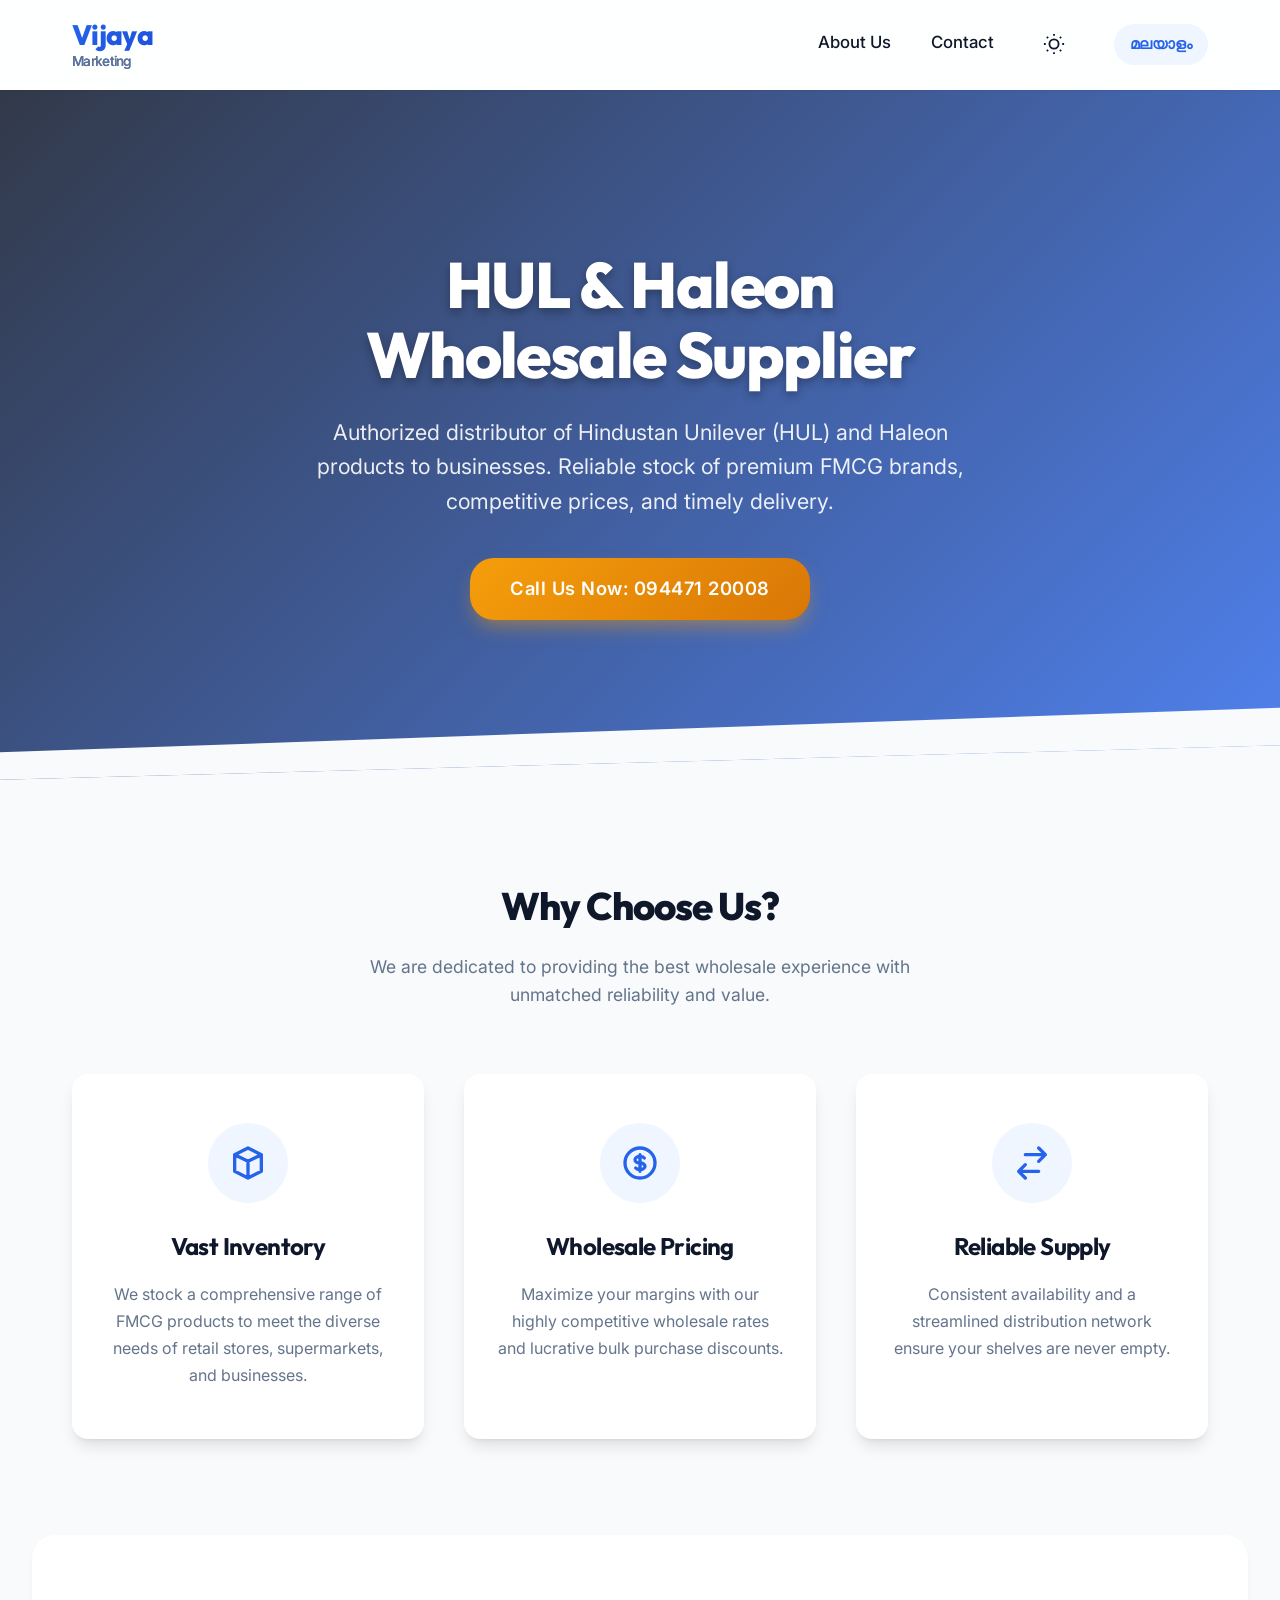
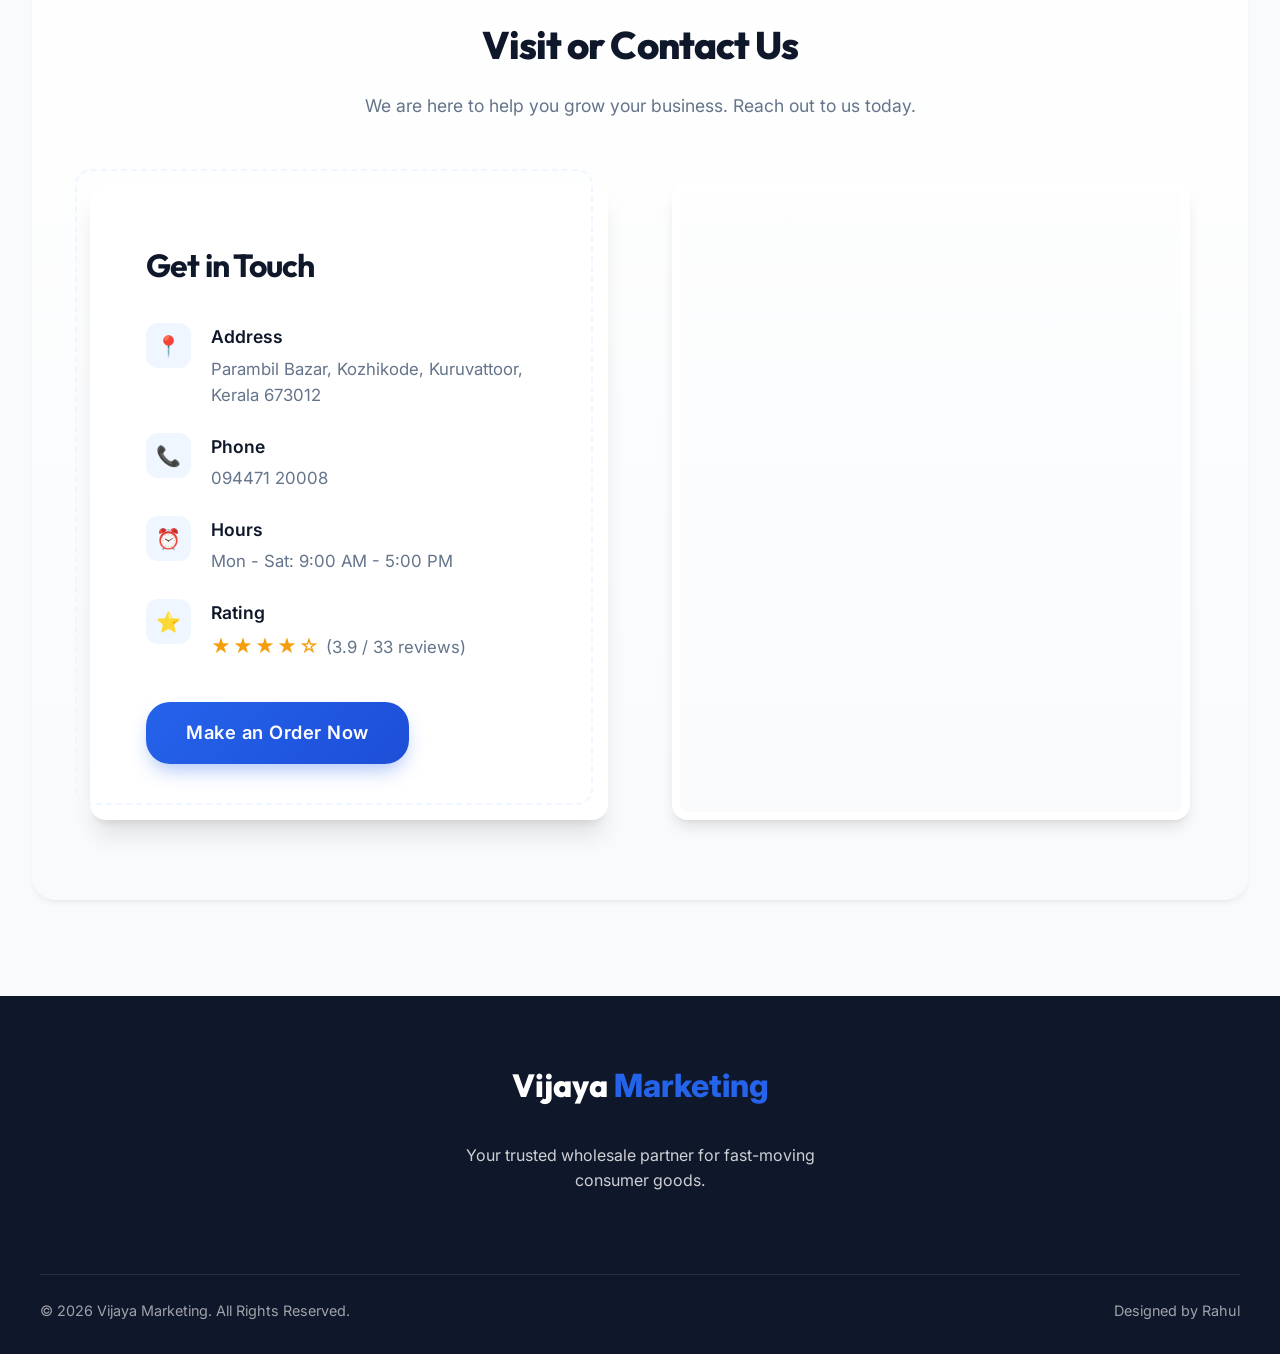
<file: index.html>
<!DOCTYPE html>
<html lang="en">

<head>
    <meta charset="UTF-8">
    <meta name="viewport" content="width=device-width, initial-scale=1.0">
    <title>Vijaya Marketing | FMCG Goods Wholesaler</title>
    <!-- Dynamic Language & UI Scripts -->
    <!-- Scripts are loaded at the end of the body for performance -->

    <!-- Google Fonts -->
    <link rel="preconnect" href="https://fonts.googleapis.com">
    <link rel="preconnect" href="https://fonts.gstatic.com" crossorigin>

    <!-- Link to external premium styles -->
    <link rel="stylesheet" href="styles.css">
</head>

<body>

    <header>
        <div class="nav-container animate-fade-in">
            <a href="#" class="logo">
                Vijaya <span>Marketing</span>
            </a>

            <!-- Mobile Menu Toggle -->
            <button class="mobile-menu-toggle" aria-label="Toggle navigation">
                <span></span>
                <span></span>
                <span></span>
            </button>

            <nav class="nav-links">
                <a href="#about" data-i18n="nav_about">About Us</a>
                <a href="#contact" data-i18n="nav_contact">Contact</a>

                <!-- Theme Toggle Button -->
                <button id="theme-toggle" class="theme-toggle" aria-label="Toggle Dark Mode">
                    <svg class="sun-icon" viewBox="0 0 24 24" fill="none" stroke="currentColor" stroke-width="2">
                        <circle cx="12" cy="12" r="5"></circle>
                        <path
                            d="M12 1v2M12 21v2M4.2 4.2l1.4 1.4M18.4 18.4l1.4 1.4M1 12h2M21 12h2M4.2 19.8l1.4-1.4M18.4 5.6l1.4-1.4">
                        </path>
                    </svg>
                    <svg class="moon-icon" viewBox="0 0 24 24" fill="none" stroke="currentColor" stroke-width="2">
                        <path d="M21 12.79A9 9 0 1 1 11.21 3 7 7 0 0 0 21 12.79z"></path>
                    </svg>
                </button>

                <a href="#" id="lang-toggle" class="lang-switch" data-i18n="lang_switch">മലയാളം</a>
            </nav>
        </div>
    </header>

    <section class="hero">
        <div class="hero-content animate-fade-up">
            <h1 data-i18n="hero_title">HUL & Haleon <br>Wholesale Supplier</h1>
            <p data-i18n="hero_desc">Authorized distributor of Hindustan Unilever (HUL) and Haleon products to
                businesses. Reliable stock of premium FMCG brands, competitive prices, and timely delivery.</p>
            <div style="margin-top: 2rem;">
                <a href="#contact" class="btn" data-i18n="hero_btn">Call Us Now: 094471 20008</a>
            </div>
        </div>
    </section>

    <section id="about" class="section-container">
        <div class="reveal">
            <h2 class="section-title" data-i18n="about_title">Why Choose Us?</h2>
            <p class="section-subtitle" data-i18n="about_subtitle">We are dedicated to providing the best wholesale
                experience with unmatched reliability and value.</p>

            <div class="features">
                <div class="feature-card delay-100">
                    <div class="feature-icon-wrapper">
                        <!-- Icon: Inventory/Boxes -->
                        <svg width="40" height="40" fill="none" stroke="currentColor" viewBox="0 0 24 24">
                            <path stroke-linecap="round" stroke-linejoin="round" stroke-width="2"
                                d="M20 7l-8-4-8 4m16 0l-8 4m8-4v10l-8 4m0-10L4 7m8 4v10M4 7v10l8 4"></path>
                        </svg>
                    </div>
                    <h3 data-i18n="feature1_title">Vast Inventory</h3>
                    <p data-i18n="feature1_desc">We stock a comprehensive range of FMCG products to meet the diverse
                        needs of retail stores, supermarkets, and businesses.</p>
                </div>
                <div class="feature-card delay-200">
                    <div class="feature-icon-wrapper">
                        <!-- Icon: Currency/Price -->
                        <svg width="40" height="40" fill="none" stroke="currentColor" viewBox="0 0 24 24">
                            <path stroke-linecap="round" stroke-linejoin="round" stroke-width="2"
                                d="M12 8c-1.657 0-3 .895-3 2s1.343 2 3 2 3 .895 3 2-1.343 2-3 2m0-8c1.11 0 2.08.402 2.599 1M12 8V7m0 1v8m0 0v1m0-1c-1.11 0-2.08-.402-2.599-1M21 12a9 9 0 11-18 0 9 9 0 0118 0z">
                            </path>
                        </svg>
                    </div>
                    <h3 data-i18n="feature2_title">Wholesale Pricing</h3>
                    <p data-i18n="feature2_desc">Maximize your margins with our highly competitive wholesale rates and
                        lucrative bulk purchase discounts.</p>
                </div>
                <div class="feature-card delay-300">
                    <div class="feature-icon-wrapper">
                        <!-- Icon: Truck/Delivery -->
                        <svg width="40" height="40" fill="none" stroke="currentColor" viewBox="0 0 24 24">
                            <path stroke-linecap="round" stroke-linejoin="round" stroke-width="2"
                                d="M8 7h12m0 0l-4-4m4 4l-4 4m0 6H4m0 0l4 4m-4-4l4-4"></path>
                        </svg>
                    </div>
                    <h3 data-i18n="feature3_title">Reliable Supply</h3>
                    <p data-i18n="feature3_desc">Consistent availability and a streamlined distribution network ensure
                        your shelves are never empty.</p>
                </div>
            </div>
        </div>
    </section>

    <section id="contact" class="contact-section reveal">
        <h2 class="section-title" data-i18n="contact_title">Visit or Contact Us</h2>
        <p class="section-subtitle" data-i18n="contact_subtitle">We are here to help you grow your business. Reach out
            to us today.</p>

        <div class="contact-grid">
            <div class="contact-info-wrapper delay-100">
                <div class="contact-info">
                    <h3 data-i18n="contact_getintouch">Get in Touch</h3>

                    <div class="contact-detail">
                        <div class="contact-icon">📍</div>
                        <div class="contact-text">
                            <strong data-i18n="contact_address_label">Address</strong>
                            <p data-i18n="contact_address">Parambil Bazar, Kozhikode, Kuruvattoor, Kerala 673012</p>
                        </div>
                    </div>

                    <div class="contact-detail">
                        <div class="contact-icon">📞</div>
                        <div class="contact-text">
                            <strong data-i18n="contact_phone_label">Phone</strong>
                            <a href="tel:+919447120008">094471 20008</a>
                        </div>
                    </div>

                    <div class="contact-detail">
                        <div class="contact-icon">⏰</div>
                        <div class="contact-text">
                            <strong data-i18n="contact_hours_label">Hours</strong>
                            <p data-i18n="contact_hours">Mon - Sat: 9:00 AM - 5:00 PM</p>
                        </div>
                    </div>

                    <div class="contact-detail">
                        <div class="contact-icon">⭐</div>
                        <div class="contact-text">
                            <strong data-i18n="contact_rating_label">Rating</strong>
                            <p data-i18n="contact_rating"><span class="rating-stars">★★★★☆</span> (3.9 / 33 reviews)</p>
                        </div>
                    </div>

                    <div style="margin-top: 2.5rem;">
                        <a href="tel:+919447120008" class="btn btn-primary" data-i18n="contact_btn">Make an Order
                            Now</a>
                    </div>
                </div>
            </div>

            <div class="map-embed delay-200" aria-label="Google Map showing our location">
                <iframe title="Vijaya Marketing Location" loading="lazy" referrerpolicy="no-referrer-when-downgrade"
                    src="https://www.google.com/maps?q=Vijaya%20Marketing%2C%20Kozhikode&ll=11.3082222,75.8243611&z=18&output=embed">
                </iframe>
            </div>
        </div>
    </section>

    <footer>
        <div class="footer-content">
            <div class="footer-logo">Vijaya <span>Marketing</span></div>
            <p style="color: rgba(255,255,255,0.8); max-width: 400px; margin: 1rem 0 2rem;" data-i18n="footer_desc">Your
                trusted wholesale partner for fast-moving consumer goods.</p>

            <div class="footer-bottom">
                <p data-i18n="footer_rights">&copy; 2026 Vijaya Marketing. All Rights Reserved.</p>
                <p data-i18n="footer_design">Designed by Rahul</p>
            </div>
        </div>
    </footer>

    <!-- Dynamic JS Files -->
    <script src="lang.js"></script>
    <script src="script.js"></script>
</body>

</html>
</file>
<file: styles.css>
@import url('https://fonts.googleapis.com/css2?family=Inter:wght@400;500;600&family=Outfit:wght@500;700;800&display=swap');

/* --- CSS VARIABLES & RESET --- */
:root {
    /* Premium Color Palette (Light Mode - Default) */
    --primary-color: #2563eb;
    /* Rich Indigo/Blue */
    --primary-hover: #1d4ed8;
    --primary-light: #eff6ff;

    --secondary-color: #f8fafc;
    /* Clean Off-white */
    --text-dark: #0f172a;
    /* Deep Slate for high contrast text */
    --text-light: #64748b;
    /* Soft Slate for secondary text */
    --white: #ffffff;
    --surface-color: #ffffff;
    --accent: #f59e0b;
    /* Warm Amber/Gold */
    --accent-hover: #d97706;

    --glass-bg: rgba(255, 255, 255, 0.85);
    --glass-border: rgba(255, 255, 255, 0.3);

    /* Shadows & Border Radius for Glassmorphism & Soft UI */
    --shadow-sm: 0 1px 2px 0 rgb(0 0 0 / 0.05);
    --shadow-md: 0 4px 6px -1px rgb(0 0 0 / 0.05), 0 2px 4px -2px rgb(0 0 0 / 0.05);
    --shadow-lg: 0 10px 15px -3px rgb(0 0 0 / 0.1), 0 4px 6px -4px rgb(0 0 0 / 0.1);
    --shadow-premium: 0 20px 25px -5px rgb(0 0 0 / 0.1), 0 8px 10px -6px rgb(0 0 0 / 0.1);

    --radius-md: 0.75rem;
    --radius-lg: 1rem;
    --radius-xl: 1.5rem;

    --transition-speed: 0.3s;
}

[data-theme="dark"] {
    /* Premium Color Palette (Dark Mode) */
    --primary-color: #3b82f6;
    /* Lighter Blue for contrast */
    --primary-hover: #60a5fa;
    --primary-light: #1e3a8a;
    /* Deep blue background accent */

    --secondary-color: #0f172a;
    /* Deep Slate Background */
    --text-dark: #f8fafc;
    /* Off-white text */
    --text-light: #94a3b8;
    /* Slate for secondary text */
    --white: #ffffff;
    /* Unaltered text color for headers/buttons */
    --surface-color: #1e293b;
    /* Elevated surface color (e.g. cards) */
    --accent: #f59e0b;
    --accent-hover: #fbbf24;

    --glass-bg: rgba(15, 23, 42, 0.85);
    --glass-border: rgba(255, 255, 255, 0.1);

    /* Dimmer Shadows for Dark Mode */
    --shadow-sm: 0 1px 2px 0 rgb(0 0 0 / 0.3);
    --shadow-md: 0 4px 6px -1px rgb(0 0 0 / 0.4);
    --shadow-lg: 0 10px 15px -3px rgb(0 0 0 / 0.5);
    --shadow-premium: 0 20px 25px -5px rgb(0 0 0 / 0.6);
}

* {
    margin: 0;
    padding: 0;
    box-sizing: border-box;
    font-family: 'Inter', system-ui, -apple-system, sans-serif;
    scroll-behavior: smooth;
}

body {
    color: var(--text-dark);
    line-height: 1.6;
    background-color: var(--secondary-color);
    -webkit-font-smoothing: antialiased;
    overflow-x: hidden;
    transition: background-color var(--transition-speed) ease, color var(--transition-speed) ease;
}

h1,
h2,
h3,
h4,
h5,
h6,
.logo {
    font-family: 'Outfit', sans-serif;
    letter-spacing: -0.025em;
}

/* --- ANIMATIONS & DYNAMIC MOVEMENTS --- */
@keyframes fadeUp {
    from {
        opacity: 0;
        transform: translateY(30px);
    }

    to {
        opacity: 1;
        transform: translateY(0);
    }
}

@keyframes fadeIn {
    from {
        opacity: 0;
    }

    to {
        opacity: 1;
    }
}

@keyframes float {
    0% {
        transform: translateY(0px);
    }

    50% {
        transform: translateY(-10px);
    }

    100% {
        transform: translateY(0px);
    }
}

.animate-fade-up {
    animation: fadeUp 0.8s cubic-bezier(0.16, 1, 0.3, 1) forwards;
    opacity: 0;
    /* Hidden initially, controlled by forwards */
}

.animate-fade-in {
    animation: fadeIn 1s ease-out forwards;
    opacity: 0;
}

.delay-100 {
    animation-delay: 100ms;
}

.delay-200 {
    animation-delay: 200ms;
}

.delay-300 {
    animation-delay: 300ms;
}

.delay-400 {
    animation-delay: 400ms;
}


/* --- NAVIGATION (GLASSMORPHISM) --- */
header {
    background-color: var(--glass-bg);
    /* Semi-transparent */
    backdrop-filter: blur(12px);
    /* Glassmorphism */
    -webkit-backdrop-filter: blur(12px);
    border-bottom: 1px solid var(--glass-border);
    box-shadow: var(--shadow-sm);
    position: sticky;
    top: 0;
    z-index: 1000;
    transition: all var(--transition-speed) ease;
}

.nav-container {
    max-width: 1200px;
    margin: 0 auto;
    padding: 1.25rem 2rem;
    display: flex;
    justify-content: space-between;
    align-items: center;
}

.logo {
    font-size: 1.75rem;
    font-weight: 800;
    color: var(--primary-color);
    text-decoration: none;
    display: flex;
    flex-direction: column;
    line-height: 1.1;
    background: linear-gradient(135deg, var(--primary-color), var(--primary-hover));
    background-clip: text;
    -webkit-background-clip: text;
    -webkit-text-fill-color: transparent;
}

.logo span {
    font-family: 'Inter', sans-serif;
    font-size: 0.85rem;
    color: var(--text-light);
    font-weight: 500;
    margin-top: 0.2rem;
    -webkit-text-fill-color: var(--text-light);
    /* Override gradient for span */
}

.nav-links {
    display: flex;
    align-items: center;
    gap: 2.5rem;
}

/* Mobile Menu Button */
.mobile-menu-toggle {
    display: none;
    flex-direction: column;
    justify-content: space-between;
    width: 30px;
    height: 21px;
    background: transparent;
    border: none;
    cursor: pointer;
    z-index: 1001;
    /* Keep above the mobile menu */
}

.mobile-menu-toggle span {
    width: 100%;
    height: 3px;
    background-color: var(--primary-color);
    border-radius: 3px;
    transition: all 0.3s ease;
}

/* Hamburger animation classes */
.mobile-menu-toggle.active span:nth-child(1) {
    transform: translateY(9px) rotate(45deg);
}

.mobile-menu-toggle.active span:nth-child(2) {
    opacity: 0;
}

.mobile-menu-toggle.active span:nth-child(3) {
    transform: translateY(-9px) rotate(-45deg);
}

.nav-links a {
    text-decoration: none;
    color: var(--text-dark);
    font-weight: 500;
    font-size: 1.05rem;
    position: relative;
    padding-bottom: 0.25rem;
    transition: color 0.3s ease;
}

/* Animated Underline for Nav Links */
.nav-links a::after {
    content: '';
    position: absolute;
    width: 0;
    height: 2px;
    bottom: 0;
    left: 0;
    background-color: var(--primary-color);
    transition: width 0.3s ease;
    border-radius: 2px;
}

.nav-links a:hover {
    color: var(--primary-color);
}

.nav-links a:hover::after {
    width: 100%;
}

.nav-links a.lang-switch {
    background-color: var(--primary-light);
    color: var(--primary-color);
    padding: 0.5rem 1rem;
    border-radius: var(--radius-xl);
    font-size: 0.95rem;
    font-weight: 600;
    transition: all 0.3s ease;
}

.nav-links a.lang-switch::after {
    display: none;
}

.nav-links a.lang-switch:hover {
    background-color: var(--primary-color);
    color: var(--white);
    transform: translateY(-2px);
    box-shadow: var(--shadow-sm);
}

/* Theme Toggle Button */
.theme-toggle {
    background: transparent;
    border: none;
    cursor: pointer;
    color: var(--text-dark);
    display: flex;
    align-items: center;
    justify-content: center;
    padding: 0.5rem;
    border-radius: 50%;
    transition: all 0.3s ease;
    width: 40px;
    height: 40px;
}

.theme-toggle:hover {
    background-color: var(--primary-light);
    color: var(--primary-color);
}

.theme-toggle svg {
    width: 22px;
    height: 22px;
}

/* Hide moon icon by default (light mode) */
.theme-toggle .moon-icon {
    display: none;
}

/* In dark mode, hide sun icon and show moon icon */
[data-theme="dark"] .theme-toggle .sun-icon {
    display: none;
}

[data-theme="dark"] .theme-toggle .moon-icon {
    display: block;
}

/* --- HERO SECTION --- */
.hero {
    position: relative;
    background: linear-gradient(135deg, rgba(15, 23, 42, 0.85) 0%, rgba(37, 99, 235, 0.8) 100%),
        url('https://images.unsplash.com/photo-1604719312566-8912e9227c6a?auto=format&fit=crop&w=1920&q=80') center/cover fixed;
    color: var(--white);
    text-align: center;
    padding: 10rem 2rem;
    overflow: hidden;
    clip-path: polygon(0 0, 100% 0, 100% 95%, 0 100%);
}

.hero::after {
    content: '';
    position: absolute;
    bottom: -50px;
    left: 0;
    width: 100%;
    height: 100px;
    background: var(--secondary-color);
    transform: skewY(-2deg);
    z-index: 1;
}

.hero-content {
    position: relative;
    z-index: 2;
    max-width: 800px;
    margin: 0 auto;
}

.hero h1 {
    font-size: clamp(2.5rem, 5vw, 4.5rem);
    font-weight: 800;
    line-height: 1.1;
    margin-bottom: 1.5rem;
    text-shadow: 0 4px 10px rgba(0, 0, 0, 0.3);
    color: #ffffff;
}

.hero p {
    font-size: clamp(1.1rem, 2vw, 1.35rem);
    margin-bottom: 2.5rem;
    color: rgba(255, 255, 255, 0.9);
    max-width: 650px;
    margin-left: auto;
    margin-right: auto;
    font-weight: 400;
}

/* Premium Buttons */
.btn {
    display: inline-flex;
    align-items: center;
    justify-content: center;
    background: linear-gradient(135deg, var(--accent), var(--accent-hover));
    color: var(--white);
    padding: 1rem 2.5rem;
    border-radius: var(--radius-xl);
    text-decoration: none;
    font-weight: 600;
    font-size: 1.15rem;
    letter-spacing: 0.5px;
    box-shadow: 0 10px 20px -5px rgba(245, 158, 11, 0.5);
    transition: all 0.3s cubic-bezier(0.25, 0.8, 0.25, 1);
    position: relative;
    overflow: hidden;
    border: none;
    cursor: pointer;
}

.btn::before {
    content: '';
    position: absolute;
    top: 0;
    left: -100%;
    width: 50%;
    height: 100%;
    background: linear-gradient(to right, rgba(255, 255, 255, 0) 0%, rgba(255, 255, 255, 0.2) 50%, rgba(255, 255, 255, 0) 100%);
    transform: skewX(-25deg);
    transition: all 0.5s ease;
}

.btn:hover {
    transform: translateY(-3px) scale(1.02);
    box-shadow: 0 15px 25px -5px rgba(245, 158, 11, 0.6);
}

.btn:hover::before {
    left: 200%;
}

.btn-primary {
    background: linear-gradient(135deg, var(--primary-color), var(--primary-hover));
    box-shadow: 0 10px 20px -5px rgba(37, 99, 235, 0.4);
}

.btn-primary:hover {
    box-shadow: 0 15px 25px -5px rgba(37, 99, 235, 0.5);
}

/* --- FEATURES/ABOUT --- */
.section-container {
    max-width: 1200px;
    margin: 6rem auto;
    padding: 0 2rem;
    position: relative;
    z-index: 10;
}

.section-title {
    text-align: center;
    font-size: clamp(2rem, 3vw, 2.75rem);
    margin-bottom: 1rem;
    color: var(--text-dark);
    font-weight: 800;
}

.section-subtitle {
    text-align: center;
    color: var(--text-light);
    font-size: 1.1rem;
    max-width: 600px;
    margin: 0 auto 4rem auto;
}

.features {
    display: grid;
    grid-template-columns: repeat(auto-fit, minmax(320px, 1fr));
    gap: 2.5rem;
}

.feature-card {
    background: var(--surface-color);
    padding: 3rem 2rem;
    border-radius: var(--radius-lg);
    box-shadow: var(--shadow-lg);
    text-align: center;
    transition: all 0.4s cubic-bezier(0.16, 1, 0.3, 1), background-color var(--transition-speed) ease;
    position: relative;
    border: 1px solid var(--glass-border);
    z-index: 1;
}

.feature-card::before {
    content: '';
    position: absolute;
    inset: 0;
    border-radius: var(--radius-lg);
    padding: 2px;
    background: linear-gradient(135deg, var(--primary-light), white);
    mask: linear-gradient(#fff 0 0) content-box, linear-gradient(#fff 0 0);
    -webkit-mask: linear-gradient(#fff 0 0) content-box, linear-gradient(#fff 0 0);
    -webkit-mask-composite: xor;
    mask-composite: exclude;
    opacity: 0;
    transition: opacity 0.4s ease;
    z-index: -1;
}

.feature-card:hover {
    transform: translateY(-10px);
    box-shadow: var(--shadow-premium);
}

[data-theme="dark"] .feature-card:hover {
    border-color: rgba(255, 255, 255, 0.3);
    box-shadow: 0 0 25px rgba(59, 130, 246, 0.15), var(--shadow-premium);
}

.feature-card:hover::before {
    opacity: 1;
}

.feature-icon-wrapper {
    width: 80px;
    height: 80px;
    margin: 0 auto 1.5rem;
    background: var(--primary-light);
    border-radius: 50%;
    display: flex;
    align-items: center;
    justify-content: center;
    color: var(--primary-color);
    font-size: 2rem;
    transition: transform 0.3s ease;
}

.feature-card:hover .feature-icon-wrapper {
    transform: scale(1.1) rotate(5deg);
    background: var(--primary-color);
    color: var(--white);
}

.feature-card h3 {
    margin-bottom: 1rem;
    color: var(--text-dark);
    font-size: 1.5rem;
    font-weight: 700;
}

.feature-card p {
    color: var(--text-light);
    line-height: 1.7;
}

/* --- CONTACT & INFO --- */
.contact-section {
    background: linear-gradient(to bottom, var(--surface-color), var(--secondary-color));
    border-radius: var(--radius-xl);
    padding: 5rem 2rem;
    margin: 6rem 2rem;
    box-shadow: var(--shadow-md);
    transition: background-color var(--transition-speed) ease;
}

.contact-grid {
    display: grid;
    grid-template-columns: 1fr 1fr;
    gap: 4rem;
    max-width: 1100px;
    margin: 0 auto;
    align-items: center;
}

.contact-info-wrapper {
    background: var(--surface-color);
    padding: 3.5rem;
    border-radius: var(--radius-lg);
    box-shadow: var(--shadow-premium);
    position: relative;
    transition: background-color var(--transition-speed) ease;
}

/* Decorative element */
.contact-info-wrapper::after {
    content: '';
    position: absolute;
    top: -15px;
    left: -15px;
    right: 15px;
    bottom: 15px;
    border: 2px dashed var(--primary-light);
    border-radius: var(--radius-lg);
    z-index: -1;
}

.contact-info h3 {
    font-size: 2rem;
    margin-bottom: 2rem;
    color: var(--text-dark);
}

.contact-detail {
    display: flex;
    align-items: flex-start;
    margin-bottom: 1.5rem;
    gap: 1.25rem;
}

.contact-icon {
    background: var(--primary-light);
    color: var(--primary-color);
    width: 45px;
    height: 45px;
    border-radius: 12px;
    display: flex;
    align-items: center;
    justify-content: center;
    font-size: 1.25rem;
    flex-shrink: 0;
}

.contact-text strong {
    display: block;
    color: var(--text-dark);
    font-weight: 600;
    margin-bottom: 0.25rem;
    font-size: 1.1rem;
}

.contact-text p,
.contact-text a {
    color: var(--text-light);
    text-decoration: none;
    font-size: 1.05rem;
}

.contact-text a:hover {
    color: var(--primary-color);
}

.rating-stars {
    color: var(--accent);
    font-size: 1.2rem;
    letter-spacing: 2px;
}

.map-embed {
    border-radius: var(--radius-lg);
    overflow: hidden;
    height: 100%;
    min-height: 450px;
    box-shadow: var(--shadow-lg);
    position: relative;
    border: 8px solid var(--surface-color);
}

.map-embed iframe {
    width: 100%;
    height: 100%;
    position: absolute;
    top: 0;
    left: 0;
    border: 0;
}

/* --- FOOTER --- */
footer {
    background-color: #0f172a;
    color: var(--white);
    padding: 4rem 2rem 2rem;
    position: relative;
    overflow: hidden;
    transition: background-color var(--transition-speed) ease;
}

[data-theme="dark"] footer {
    background-color: #05080f;
}

.footer-content {
    max-width: 1200px;
    margin: 0 auto;
    display: flex;
    flex-direction: column;
    align-items: center;
    text-align: center;
}

.footer-logo {
    font-size: 2rem;
    font-weight: 800;
    font-family: 'Outfit', sans-serif;
    color: var(--white);
    margin-bottom: 1rem;
}

.footer-logo span {
    color: var(--primary-color);
}

.footer-bottom {
    margin-top: 3rem;
    padding-top: 1.5rem;
    border-top: 1px solid rgba(255, 255, 255, 0.1);
    width: 100%;
    display: flex;
    justify-content: space-between;
    align-items: center;
    font-size: 0.9rem;
    color: rgba(255, 255, 255, 0.6);
}

/* --- RESPONSIVE DESIGN --- */
@media (max-width: 992px) {
    .contact-grid {
        grid-template-columns: 1fr;
        gap: 3rem;
    }

    .map-embed {
        min-height: 350px;
    }

    .contact-section {
        margin: 4rem 1rem;
        padding: 3rem 1.5rem;
    }
}

@media (max-width: 768px) {
    .mobile-menu-toggle {
        display: flex;
    }

    .nav-links {
        position: fixed;
        top: 0;
        right: -100%;
        width: 100%;
        max-width: 100%;
        height: 100vh;
        background-color: var(--surface-color);
        flex-direction: column;
        justify-content: center;
        align-items: center;
        gap: 3rem;
        box-shadow: -5px 0 15px rgba(0, 0, 0, 0.1);
        transition: right 0.4s cubic-bezier(0.16, 1, 0.3, 1);
        z-index: 1000;
    }

    .nav-links.active {
        right: 0;
    }

    .nav-links a {
        font-size: 1.25rem;
    }

    .hero {
        padding: 8rem 1rem 6rem;
        clip-path: polygon(0 0, 100% 0, 100% 98%, 0 100%);
    }

    .hero h1 {
        font-size: 2.25rem;
    }

    .hero p {
        font-size: 1rem;
    }

    .features {
        grid-template-columns: 1fr;
    }

    .contact-info-wrapper {
        padding: 2rem;
    }

    .footer-bottom {
        flex-direction: column;
        gap: 1rem;
    }
}
</file>
